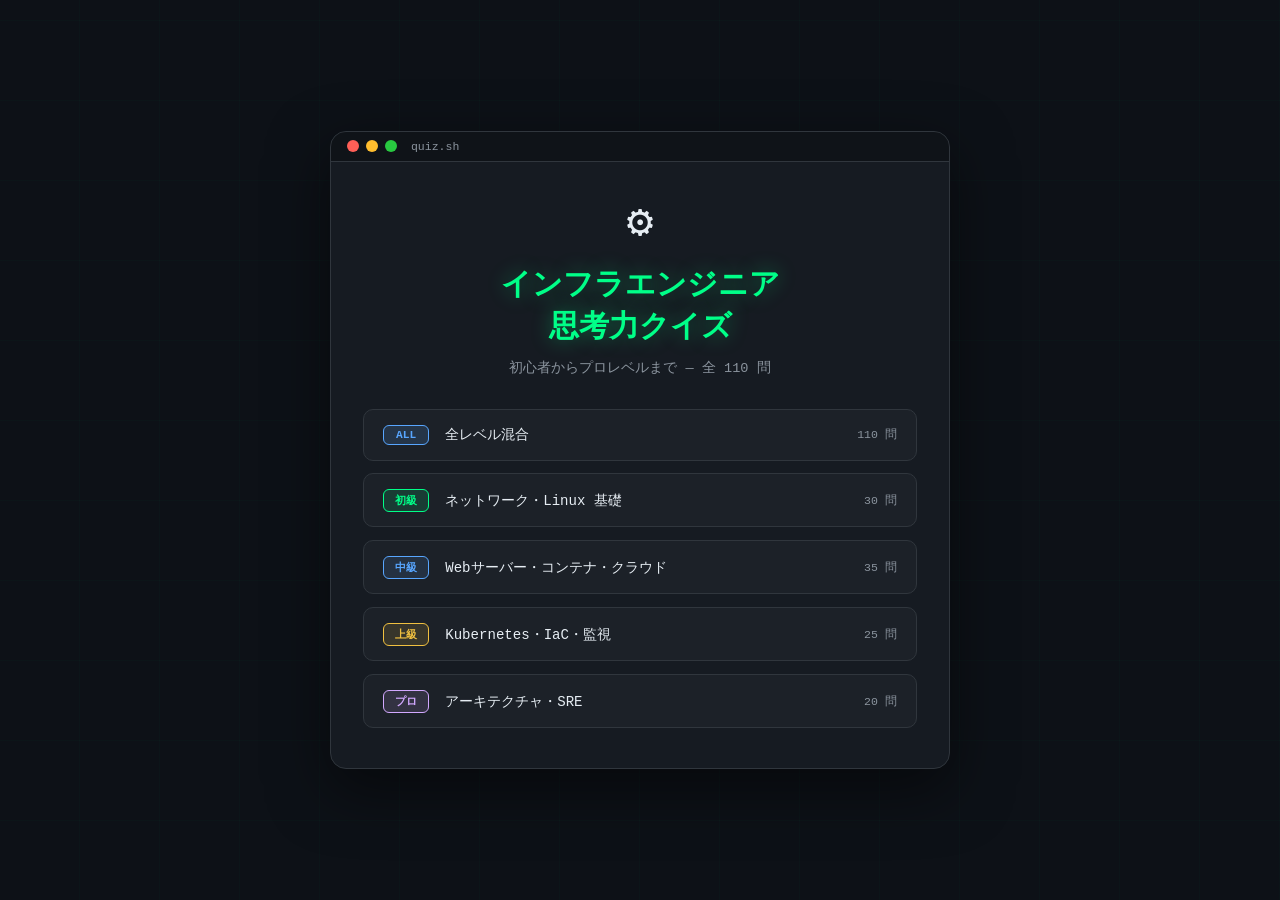
<file: quiz.html>
<!DOCTYPE html>
<html lang="ja">
<head>
  <meta charset="UTF-8" />
  <meta name="viewport" content="width=device-width, initial-scale=1.0" />
  <title>インフラエンジニア 思考力クイズ</title>
  <link rel="stylesheet" href="quiz.css" />
</head>
<body>

<div id="particles"></div>

<!-- ===== スタート画面 ===== -->
<div id="screen-start" class="screen active">
  <div class="start-card">
    <div class="terminal-bar">
      <span class="dot dot-r"></span>
      <span class="dot dot-y"></span>
      <span class="dot dot-g"></span>
      <span class="terminal-label">quiz.sh</span>
    </div>
    <div class="start-body">
      <div class="start-icon">⚙️</div>
      <h1 class="start-title">インフラエンジニア<br>思考力クイズ</h1>
      <p class="start-sub">初心者からプロレベルまで — 全 110 問</p>

      <div class="level-grid">
        <button class="level-btn" data-mode="all">
          <span class="level-badge badge-all">ALL</span>
          <span class="level-name">全レベル混合</span>
          <span class="level-count">110 問</span>
        </button>
        <button class="level-btn" data-mode="beginner">
          <span class="level-badge badge-beginner">初級</span>
          <span class="level-name">ネットワーク・Linux 基礎</span>
          <span class="level-count">30 問</span>
        </button>
        <button class="level-btn" data-mode="intermediate">
          <span class="level-badge badge-intermediate">中級</span>
          <span class="level-name">Webサーバー・コンテナ・クラウド</span>
          <span class="level-count">35 問</span>
        </button>
        <button class="level-btn" data-mode="advanced">
          <span class="level-badge badge-advanced">上級</span>
          <span class="level-name">Kubernetes・IaC・監視</span>
          <span class="level-count">25 問</span>
        </button>
        <button class="level-btn" data-mode="pro">
          <span class="level-badge badge-pro">プロ</span>
          <span class="level-name">アーキテクチャ・SRE</span>
          <span class="level-count">20 問</span>
        </button>
      </div>
    </div>
  </div>
</div>

<!-- ===== クイズ画面 ===== -->
<div id="screen-quiz" class="screen">
  <div class="quiz-wrap">
    <!-- ヘッダー -->
    <div class="quiz-header">
      <div class="quiz-meta">
        <span id="qCategory" class="q-category"></span>
        <span id="qLevel" class="q-level"></span>
      </div>
      <div class="quiz-progress-wrap">
        <span id="qProgress" class="q-progress"></span>
        <div class="progress-bar-bg">
          <div id="progressBar" class="progress-bar-fill"></div>
        </div>
      </div>
    </div>

    <!-- 問題 -->
    <div class="question-card">
      <p id="questionText" class="question-text"></p>
      <div id="options" class="options-grid"></div>
    </div>

    <!-- 解説 -->
    <div id="explanationBox" class="explanation-box hidden">
      <div class="explanation-header">
        <span id="resultIcon" class="result-icon"></span>
        <span id="resultText" class="result-text"></span>
      </div>
      <p id="explanationText" class="explanation-text"></p>
      <button id="btnNext" class="btn-next">次の問題 →</button>
    </div>
  </div>
</div>

<!-- ===== 結果画面 ===== -->
<div id="screen-result" class="screen">
  <div class="result-card">
    <div class="terminal-bar">
      <span class="dot dot-r"></span>
      <span class="dot dot-y"></span>
      <span class="dot dot-g"></span>
      <span class="terminal-label">result.sh</span>
    </div>
    <div class="result-body">
      <div id="resultEmoji" class="result-emoji"></div>
      <h2 id="resultTitle" class="result-title"></h2>
      <div id="scoreDisplay" class="score-display"></div>
      <p id="resultMessage" class="result-message"></p>

      <div id="levelBreakdown" class="level-breakdown"></div>

      <div class="result-actions">
        <button id="btnReview" class="btn-review">間違えた問題を確認</button>
        <button id="btnRestart" class="btn-restart">もう一度挑戦</button>
      </div>
    </div>
  </div>
</div>

<!-- ===== 復習画面 ===== -->
<div id="screen-review" class="screen">
  <div class="review-wrap">
    <div class="review-header">
      <h2 class="review-title">間違えた問題の復習</h2>
      <button id="btnBackResult" class="btn-back">← 結果に戻る</button>
    </div>
    <div id="reviewList" class="review-list"></div>
  </div>
</div>

<script src="quiz.js"></script>
</body>
</html>
</file>
<file: quiz.css>
/* ─────────────────────────────
   リセット & 変数
───────────────────────────── */
*, *::before, *::after { margin: 0; padding: 0; box-sizing: border-box; }

:root {
  --bg:          #0d1117;
  --surface:     #161b22;
  --surface2:    #1c2128;
  --border:      #30363d;
  --green:       #00ff88;
  --blue:        #58a6ff;
  --muted:       #8b949e;
  --text:        #e6edf3;
  --red:         #ff6b6b;
  --yellow:      #f0c040;
  --orange:      #ff9500;
  --purple:      #d2a8ff;
  --correct:     #1a4731;
  --correct-bd:  #2ea043;
  --wrong:       #3d1a1a;
  --wrong-bd:    #f85149;
}

html { scroll-behavior: smooth; }

body {
  background: var(--bg);
  color: var(--text);
  font-family: 'Courier New', Courier, monospace;
  min-height: 100vh;
  overflow-x: hidden;
}

/* ─── グリッド背景 ─── */
body::before {
  content: '';
  position: fixed; inset: 0;
  background:
    repeating-linear-gradient(90deg, transparent, transparent 79px,
      rgba(0,255,136,.02) 79px, rgba(0,255,136,.02) 80px),
    repeating-linear-gradient(0deg, transparent, transparent 79px,
      rgba(0,255,136,.02) 79px, rgba(0,255,136,.02) 80px);
  pointer-events: none; z-index: 0;
}

/* ─── パーティクル ─── */
#particles { position: fixed; inset: 0; pointer-events: none; z-index: 0; overflow: hidden; }
.particle {
  position: absolute; border-radius: 50%;
  background: var(--green); opacity: 0;
  animation: floatUp linear infinite;
}
@keyframes floatUp {
  0%   { transform: translateY(100vh) scale(0); opacity: 0; }
  10%  { opacity: 0.5; }
  90%  { opacity: 0.2; }
  100% { transform: translateY(-10vh) scale(1); opacity: 0; }
}

/* ─────────────────────────────
   画面切り替え
───────────────────────────── */
.screen { display: none; position: relative; z-index: 1; min-height: 100vh; }
.screen.active { display: flex; align-items: center; justify-content: center; padding: 1.5rem; }

/* ─────────────────────────────
   ターミナルバー（共通）
───────────────────────────── */
.terminal-bar {
  display: flex; align-items: center; gap: .45rem;
  padding: .5rem 1rem;
  background: rgba(0,0,0,.3);
  border-bottom: 1px solid var(--border);
}
.dot { display: inline-block; width: 12px; height: 12px; border-radius: 50%; }
.dot-r { background: #ff5f57; }
.dot-y { background: #ffbd2e; }
.dot-g { background: #28c840; }
.terminal-label { color: var(--muted); font-size: .72rem; margin-left: .4rem; }

/* ─────────────────────────────
   スタート画面
───────────────────────────── */
.start-card {
  width: 100%; max-width: 620px;
  background: var(--surface);
  border: 1px solid var(--border);
  border-radius: 16px;
  overflow: hidden;
  box-shadow: 0 20px 60px rgba(0,0,0,.5);
}

.start-body { padding: 2rem 2rem 2.5rem; text-align: center; }

.start-icon { font-size: 2.8rem; margin-bottom: 1rem; }

.start-title {
  font-size: clamp(1.3rem, 3.5vw, 1.9rem);
  color: var(--green);
  text-shadow: 0 0 20px rgba(0,255,136,.4);
  line-height: 1.4;
  margin-bottom: .6rem;
}

.start-sub { color: var(--muted); font-size: .85rem; margin-bottom: 2rem; }

.level-grid { display: flex; flex-direction: column; gap: .8rem; }

.level-btn {
  display: flex; align-items: center; gap: 1rem;
  background: var(--surface2);
  border: 1px solid var(--border);
  border-radius: 10px;
  padding: .9rem 1.2rem;
  cursor: pointer;
  transition: border-color .2s, transform .15s, box-shadow .2s;
  text-align: left;
  color: var(--text);
  font-family: inherit;
}
.level-btn:hover {
  border-color: var(--green);
  transform: translateX(4px);
  box-shadow: 0 4px 20px rgba(0,255,136,.1);
}

.level-badge {
  display: inline-block; min-width: 46px;
  padding: .2rem .5rem; border-radius: 6px;
  font-size: .7rem; font-weight: bold;
  text-align: center; flex-shrink: 0;
}
.badge-all      { background: rgba(88,166,255,.15); color: var(--blue);   border: 1px solid var(--blue); }
.badge-beginner { background: rgba(0,255,136,.12);  color: var(--green);  border: 1px solid var(--green); }
.badge-intermediate { background: rgba(88,166,255,.12); color: var(--blue); border: 1px solid var(--blue); }
.badge-advanced { background: rgba(240,192,64,.12); color: var(--yellow); border: 1px solid var(--yellow); }
.badge-pro      { background: rgba(210,168,255,.12); color: var(--purple); border: 1px solid var(--purple); }

.level-name { flex: 1; font-size: .88rem; color: var(--text); }
.level-count { font-size: .72rem; color: var(--muted); flex-shrink: 0; }

/* ─────────────────────────────
   クイズ画面
───────────────────────────── */
#screen-quiz { align-items: flex-start; padding: 1.5rem; }

.quiz-wrap {
  width: 100%; max-width: 720px;
  margin: 0 auto;
  display: flex; flex-direction: column; gap: 1.2rem;
}

.quiz-header {
  display: flex; flex-direction: column; gap: .5rem;
}

.quiz-meta { display: flex; align-items: center; gap: .6rem; }

.q-category {
  font-size: .72rem; padding: .2rem .6rem;
  background: rgba(88,166,255,.1);
  border: 1px solid rgba(88,166,255,.3);
  border-radius: 999px; color: var(--blue);
}

.q-level {
  font-size: .72rem; padding: .2rem .6rem;
  border-radius: 999px;
}
.q-level.lv-beginner     { background: rgba(0,255,136,.1);  border: 1px solid rgba(0,255,136,.3);  color: var(--green); }
.q-level.lv-intermediate { background: rgba(88,166,255,.1); border: 1px solid rgba(88,166,255,.3); color: var(--blue); }
.q-level.lv-advanced     { background: rgba(240,192,64,.1); border: 1px solid rgba(240,192,64,.3); color: var(--yellow); }
.q-level.lv-pro          { background: rgba(210,168,255,.1);border: 1px solid rgba(210,168,255,.3);color: var(--purple); }

.quiz-progress-wrap {
  display: flex; align-items: center; gap: .8rem;
}
.q-progress { font-size: .78rem; color: var(--muted); white-space: nowrap; }

.progress-bar-bg {
  flex: 1; height: 4px;
  background: var(--border); border-radius: 2px; overflow: hidden;
}
.progress-bar-fill {
  height: 100%; width: 0%;
  background: linear-gradient(90deg, var(--green), var(--blue));
  border-radius: 2px;
  transition: width .4s ease;
}

/* ─── 問題カード ─── */
.question-card {
  background: var(--surface);
  border: 1px solid var(--border);
  border-radius: 14px;
  padding: 1.8rem;
}

.question-text {
  font-size: clamp(.9rem, 2.2vw, 1.1rem);
  line-height: 1.8;
  color: var(--text);
  margin-bottom: 1.5rem;
}

.options-grid {
  display: flex; flex-direction: column; gap: .7rem;
}

.option-btn {
  display: flex; align-items: flex-start; gap: .9rem;
  background: var(--surface2);
  border: 1px solid var(--border);
  border-radius: 10px;
  padding: .9rem 1.1rem;
  cursor: pointer;
  transition: border-color .15s, background .15s;
  text-align: left;
  color: var(--text);
  font-family: inherit;
  font-size: .88rem;
  line-height: 1.6;
}
.option-btn:hover:not(:disabled) {
  border-color: var(--blue);
  background: rgba(88,166,255,.05);
}
.option-btn:disabled { cursor: default; }

.option-label {
  display: inline-flex; align-items: center; justify-content: center;
  width: 24px; height: 24px; flex-shrink: 0;
  border: 1px solid var(--border);
  border-radius: 6px;
  font-size: .72rem; font-weight: bold; color: var(--muted);
  margin-top: 1px;
}

.option-btn.correct {
  background: var(--correct);
  border-color: var(--correct-bd);
}
.option-btn.correct .option-label {
  background: var(--correct-bd); border-color: var(--correct-bd); color: #fff;
}

.option-btn.wrong {
  background: var(--wrong);
  border-color: var(--wrong-bd);
}
.option-btn.wrong .option-label {
  background: var(--wrong-bd); border-color: var(--wrong-bd); color: #fff;
}

/* ─── 解説ボックス ─── */
.explanation-box {
  background: var(--surface);
  border: 1px solid var(--border);
  border-radius: 14px;
  padding: 1.4rem 1.6rem;
  animation: slideUp .25s ease;
}
@keyframes slideUp {
  from { opacity: 0; transform: translateY(12px); }
  to   { opacity: 1; transform: translateY(0); }
}

.explanation-box.hidden { display: none; }

.explanation-header {
  display: flex; align-items: center; gap: .6rem;
  margin-bottom: .8rem;
}
.result-icon { font-size: 1.3rem; }
.result-text { font-size: .95rem; font-weight: bold; }
.result-text.correct-text { color: var(--correct-bd); }
.result-text.wrong-text   { color: var(--wrong-bd); }

.explanation-text {
  font-size: .83rem; color: var(--muted); line-height: 1.75;
  border-left: 3px solid var(--green);
  padding-left: .9rem;
  margin-bottom: 1.2rem;
}

.btn-next {
  display: block; width: 100%;
  background: linear-gradient(90deg, rgba(0,255,136,.12), rgba(88,166,255,.08));
  border: 1px solid var(--green);
  border-radius: 8px;
  padding: .75rem;
  color: var(--green);
  font-family: inherit; font-size: .9rem;
  cursor: pointer;
  transition: background .2s, box-shadow .2s;
}
.btn-next:hover {
  background: linear-gradient(90deg, rgba(0,255,136,.2), rgba(88,166,255,.12));
  box-shadow: 0 0 16px rgba(0,255,136,.2);
}

/* ─────────────────────────────
   結果画面
───────────────────────────── */
.result-card {
  width: 100%; max-width: 620px;
  background: var(--surface);
  border: 1px solid var(--border);
  border-radius: 16px;
  overflow: hidden;
  box-shadow: 0 20px 60px rgba(0,0,0,.5);
}

.result-body { padding: 2rem; text-align: center; }

.result-emoji { font-size: 3rem; margin-bottom: .8rem; }
.result-title { font-size: 1.4rem; color: var(--green); margin-bottom: 1rem; }

.score-display {
  font-size: 2.8rem; font-weight: bold;
  color: var(--text);
  margin-bottom: .5rem;
}
.score-display span { font-size: 1.2rem; color: var(--muted); }

.result-message {
  color: var(--muted); font-size: .85rem;
  line-height: 1.7; margin-bottom: 1.5rem;
}

.level-breakdown {
  display: flex; flex-wrap: wrap; gap: .6rem;
  justify-content: center;
  margin-bottom: 1.8rem;
}

.breakdown-item {
  background: var(--surface2);
  border: 1px solid var(--border);
  border-radius: 8px;
  padding: .5rem 1rem;
  font-size: .78rem;
}
.breakdown-label { color: var(--muted); margin-bottom: .2rem; }
.breakdown-score { color: var(--text); font-weight: bold; }

.result-actions {
  display: flex; flex-direction: column; gap: .8rem;
}

.btn-review {
  background: var(--surface2);
  border: 1px solid var(--border);
  border-radius: 8px; padding: .75rem;
  color: var(--text); font-family: inherit; font-size: .88rem;
  cursor: pointer; transition: border-color .2s;
}
.btn-review:hover { border-color: var(--blue); }

.btn-restart {
  background: linear-gradient(90deg, rgba(0,255,136,.12), rgba(88,166,255,.08));
  border: 1px solid var(--green);
  border-radius: 8px; padding: .75rem;
  color: var(--green); font-family: inherit; font-size: .88rem;
  cursor: pointer; transition: box-shadow .2s;
}
.btn-restart:hover { box-shadow: 0 0 16px rgba(0,255,136,.2); }

/* ─────────────────────────────
   復習画面
───────────────────────────── */
#screen-review {
  align-items: flex-start;
  padding: 1.5rem;
}

.review-wrap { width: 100%; max-width: 720px; margin: 0 auto; }

.review-header {
  display: flex; align-items: center; justify-content: space-between;
  margin-bottom: 1.5rem;
}
.review-title { font-size: 1.2rem; color: var(--blue); }

.btn-back {
  background: none; border: 1px solid var(--border);
  border-radius: 6px; padding: .4rem .9rem;
  color: var(--muted); font-family: inherit; font-size: .82rem;
  cursor: pointer; transition: border-color .2s, color .2s;
}
.btn-back:hover { border-color: var(--blue); color: var(--blue); }

.review-list { display: flex; flex-direction: column; gap: 1.2rem; }

.review-item {
  background: var(--surface);
  border: 1px solid var(--border);
  border-radius: 12px;
  padding: 1.4rem;
}

.review-meta {
  display: flex; gap: .5rem; align-items: center;
  margin-bottom: .8rem;
}
.review-num {
  font-size: .72rem; color: var(--muted);
  border: 1px solid var(--border);
  border-radius: 999px; padding: .1rem .5rem;
}

.review-question {
  font-size: .9rem; color: var(--text);
  line-height: 1.7; margin-bottom: 1rem;
}

.review-answers { display: flex; flex-direction: column; gap: .4rem; margin-bottom: .9rem; }

.review-option {
  font-size: .8rem; padding: .5rem .8rem;
  border-radius: 7px; line-height: 1.5;
  display: flex; gap: .5rem; align-items: flex-start;
}
.review-option.correct {
  background: var(--correct); border: 1px solid var(--correct-bd);
  color: #a8f0c6;
}
.review-option.wrong {
  background: var(--wrong); border: 1px solid var(--wrong-bd);
  color: #ffaaaa;
}
.review-option.neutral {
  background: var(--surface2); border: 1px solid var(--border);
  color: var(--muted);
}

.review-explanation {
  font-size: .78rem; color: var(--muted);
  line-height: 1.7;
  border-left: 3px solid var(--green);
  padding-left: .8rem;
}

/* ─────────────────────────────
   レスポンシブ
───────────────────────────── */
@media (max-width: 600px) {
  .question-card { padding: 1.2rem; }
  .option-btn { font-size: .82rem; }
  .score-display { font-size: 2.2rem; }
}
</file>
